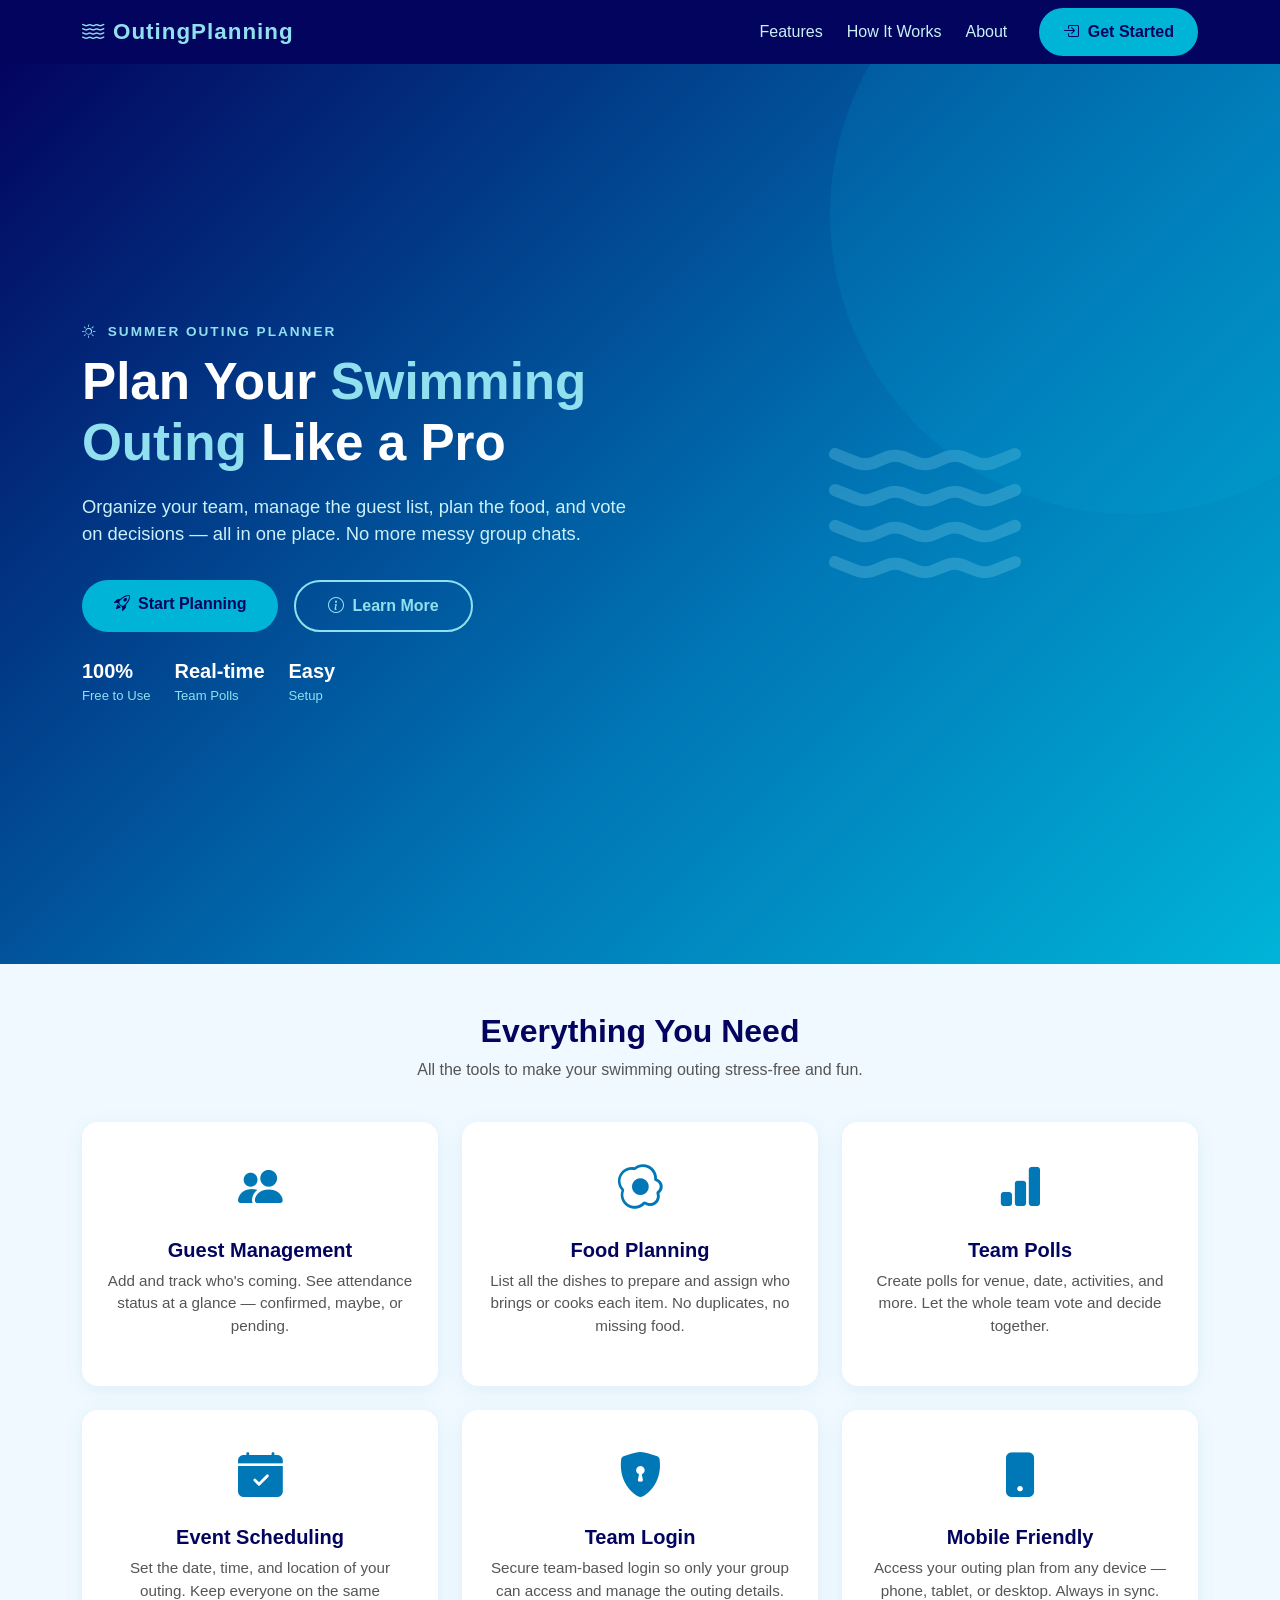
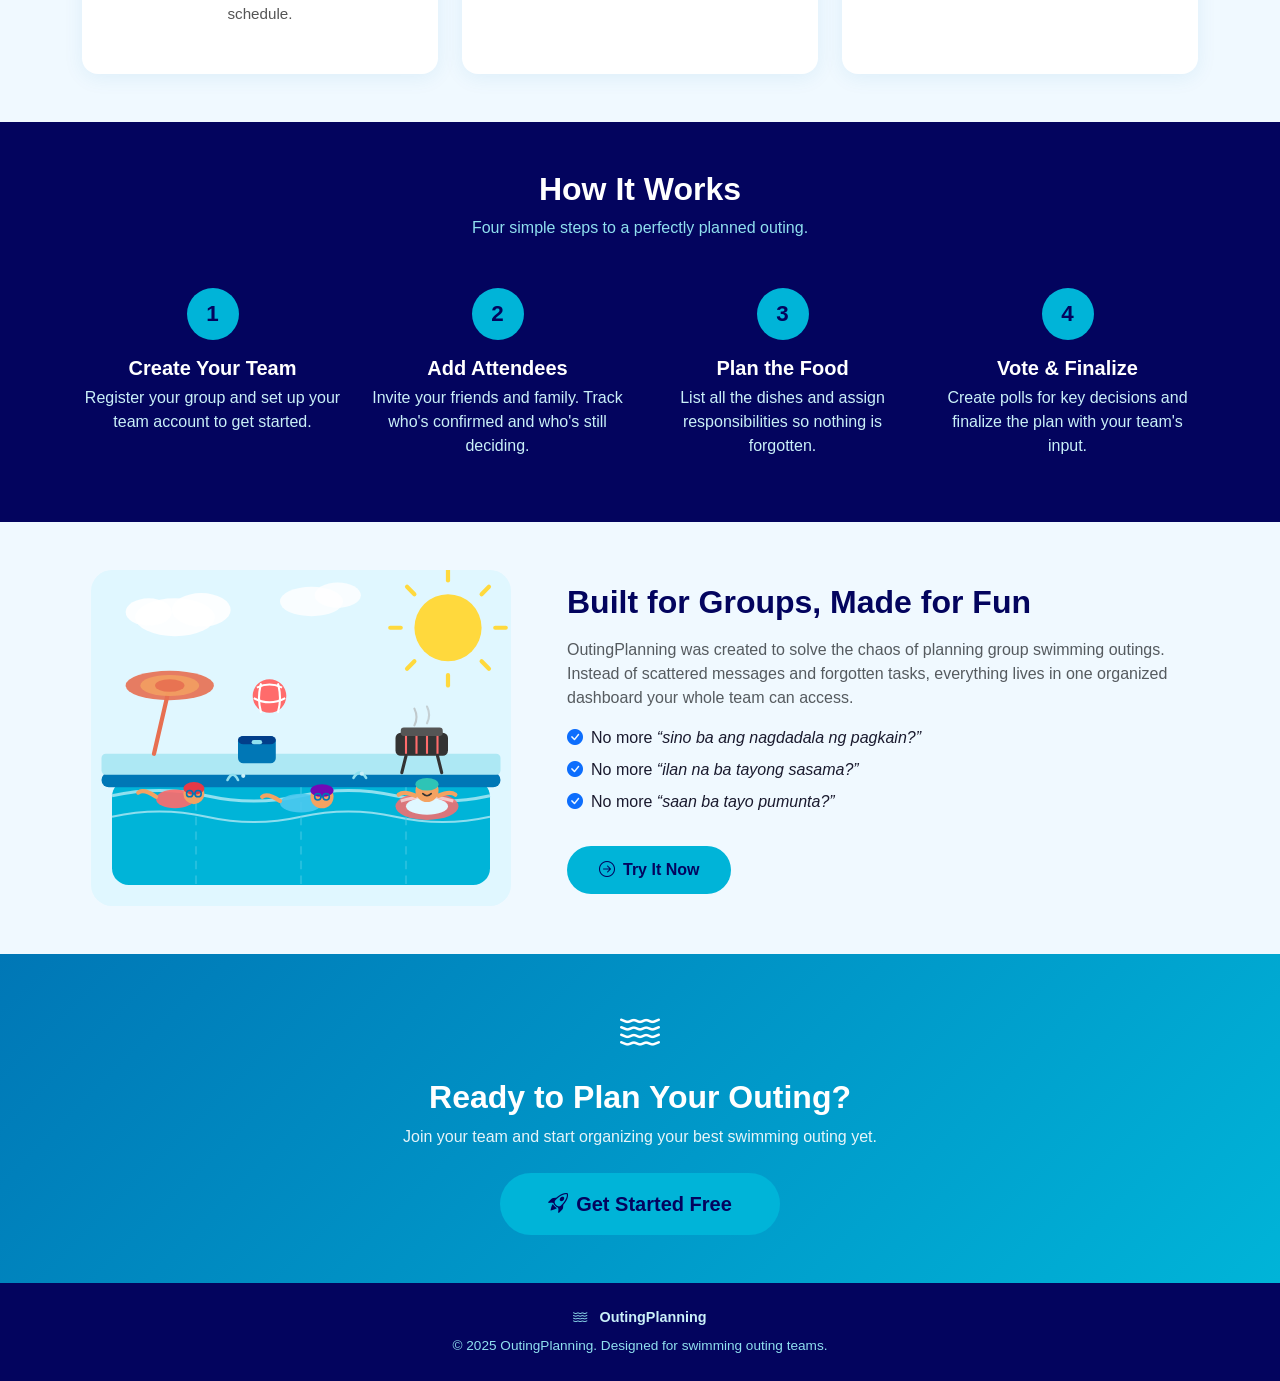
<file: templates/index.html>
<!DOCTYPE html>
<html lang="en">
<head>
  <meta charset="UTF-8" />
  <meta name="viewport" content="width=device-width, initial-scale=1.0"/>
  <title>OutingPlanning – Swimming Outing Planner</title>
  <link rel="stylesheet" href="https://cdn.jsdelivr.net/npm/bootstrap@5.3.3/dist/css/bootstrap.min.css"/>
  <link rel="stylesheet" href="https://cdn.jsdelivr.net/npm/bootstrap-icons@1.11.3/font/bootstrap-icons.min.css"/>
  <link rel="stylesheet" href="/static/style.css"/>
</head>
<body>

<!-- NAVBAR -->
<nav class="navbar navbar-expand-lg navbar-dark sticky-top">
  <div class="container">
    <a class="navbar-brand" href="/">
      <i class="bi bi-water me-2"></i>OutingPlanning
    </a>
    <button class="navbar-toggler" type="button" data-bs-toggle="collapse" data-bs-target="#navMenu">
      <span class="navbar-toggler-icon"></span>
    </button>
    <div class="collapse navbar-collapse" id="navMenu">
      <ul class="navbar-nav ms-auto align-items-lg-center gap-lg-2">
        <li class="nav-item"><a class="nav-link" href="#features">Features</a></li>
        <li class="nav-item"><a class="nav-link" href="#how">How It Works</a></li>
        <li class="nav-item"><a class="nav-link" href="#about">About</a></li>
        <li class="nav-item">
          <a href="/login" class="btn btn-hero ms-lg-3 px-4">
            <i class="bi bi-box-arrow-in-right me-1"></i> Get Started
          </a>
        </li>
      </ul>
    </div>
  </div>
</nav>

<!-- HERO -->
<section class="hero">
  <div class="container">
    <div class="row align-items-center">
      <div class="col-lg-6">
        <p class="text-uppercase fw-semibold mb-2" style="color:#90e0ef;letter-spacing:2px;font-size:.85rem;">
          <i class="bi bi-sun me-1"></i> Summer Outing Planner
        </p>
        <h1 class="hero-title">Plan Your <span>Swimming Outing</span> Like a Pro</h1>
        <p class="hero-sub">
          Organize your team, manage the guest list, plan the food, and vote on decisions — all in one place. No more messy group chats.
        </p>
        <div class="d-flex flex-wrap gap-3">
          <a href="/login" class="btn btn-hero">
            <i class="bi bi-rocket-takeoff me-2"></i>Start Planning
          </a>
          <a href="#features" class="btn btn-outline-hero">
            <i class="bi bi-info-circle me-2"></i>Learn More
          </a>
        </div>
        <div class="d-flex gap-4 mt-4">
          <div>
            <div class="fw-bold text-white fs-5">100%</div>
            <div style="color:#90e0ef;font-size:.82rem;">Free to Use</div>
          </div>
          <div>
            <div class="fw-bold text-white fs-5">Real-time</div>
            <div style="color:#90e0ef;font-size:.82rem;">Team Polls</div>
          </div>
          <div>
            <div class="fw-bold text-white fs-5">Easy</div>
            <div style="color:#90e0ef;font-size:.82rem;">Setup</div>
          </div>
        </div>
      </div>
      <div class="col-lg-6 hero-img-wrap mt-5 mt-lg-0">
        <i class="bi bi-water hero-icon-big"></i>
      </div>
    </div>
  </div>
</section>

<!-- FEATURES -->
<section class="py-5" id="features">
  <div class="container">
    <div class="text-center">
      <h2 class="section-title">Everything You Need</h2>
      <p class="section-sub">All the tools to make your swimming outing stress-free and fun.</p>
    </div>
    <div class="row g-4">
      <div class="col-md-4">
        <div class="feature-card">
          <div class="feature-icon"><i class="bi bi-people-fill"></i></div>
          <h5>Guest Management</h5>
          <p>Add and track who's coming. See attendance status at a glance — confirmed, maybe, or pending.</p>
        </div>
      </div>
      <div class="col-md-4">
        <div class="feature-card">
          <div class="feature-icon"><i class="bi bi-egg-fried"></i></div>
          <h5>Food Planning</h5>
          <p>List all the dishes to prepare and assign who brings or cooks each item. No duplicates, no missing food.</p>
        </div>
      </div>
      <div class="col-md-4">
        <div class="feature-card">
          <div class="feature-icon"><i class="bi bi-bar-chart-fill"></i></div>
          <h5>Team Polls</h5>
          <p>Create polls for venue, date, activities, and more. Let the whole team vote and decide together.</p>
        </div>
      </div>
      <div class="col-md-4">
        <div class="feature-card">
          <div class="feature-icon"><i class="bi bi-calendar-check-fill"></i></div>
          <h5>Event Scheduling</h5>
          <p>Set the date, time, and location of your outing. Keep everyone on the same schedule.</p>
        </div>
      </div>
      <div class="col-md-4">
        <div class="feature-card">
          <div class="feature-icon"><i class="bi bi-shield-lock-fill"></i></div>
          <h5>Team Login</h5>
          <p>Secure team-based login so only your group can access and manage the outing details.</p>
        </div>
      </div>
      <div class="col-md-4">
        <div class="feature-card">
          <div class="feature-icon"><i class="bi bi-phone-fill"></i></div>
          <h5>Mobile Friendly</h5>
          <p>Access your outing plan from any device — phone, tablet, or desktop. Always in sync.</p>
        </div>
      </div>
    </div>
  </div>
</section>

<!-- HOW IT WORKS -->
<section class="how-section py-5" id="how">
  <div class="container">
    <div class="text-center mb-5">
      <h2 class="section-title text-white">How It Works</h2>
      <p style="color:#90e0ef;">Four simple steps to a perfectly planned outing.</p>
    </div>
    <div class="row g-4">
      <div class="col-md-3">
        <div class="step-card">
          <div class="step-num">1</div>
          <h5>Create Your Team</h5>
          <p>Register your group and set up your team account to get started.</p>
        </div>
      </div>
      <div class="col-md-3">
        <div class="step-card">
          <div class="step-num">2</div>
          <h5>Add Attendees</h5>
          <p>Invite your friends and family. Track who's confirmed and who's still deciding.</p>
        </div>
      </div>
      <div class="col-md-3">
        <div class="step-card">
          <div class="step-num">3</div>
          <h5>Plan the Food</h5>
          <p>List all the dishes and assign responsibilities so nothing is forgotten.</p>
        </div>
      </div>
      <div class="col-md-3">
        <div class="step-card">
          <div class="step-num">4</div>
          <h5>Vote & Finalize</h5>
          <p>Create polls for key decisions and finalize the plan with your team's input.</p>
        </div>
      </div>
    </div>
  </div>
</section>

<!-- ABOUT -->
<section class="py-5" id="about" style="background:#f0f9ff;">
  <div class="container">
    <div class="row align-items-center g-5">

      <!-- FUN SVG ILLUSTRATION -->
      <div class="col-lg-5 text-center">
        <svg viewBox="0 0 400 320" xmlns="http://www.w3.org/2000/svg" style="max-width:420px;width:100%;">

          <!-- Sky -->
          <rect width="400" height="320" fill="#e0f7ff" rx="20"/>

          <!-- Sun -->
          <circle cx="340" cy="55" r="32" fill="#FFD93D"/>
          <line x1="340" y1="10" x2="340" y2="0" stroke="#FFD93D" stroke-width="4" stroke-linecap="round"/>
          <line x1="340" y1="100" x2="340" y2="110" stroke="#FFD93D" stroke-width="4" stroke-linecap="round"/>
          <line x1="295" y1="55" x2="285" y2="55" stroke="#FFD93D" stroke-width="4" stroke-linecap="round"/>
          <line x1="385" y1="55" x2="395" y2="55" stroke="#FFD93D" stroke-width="4" stroke-linecap="round"/>
          <line x1="308" y1="23" x2="301" y2="16" stroke="#FFD93D" stroke-width="4" stroke-linecap="round"/>
          <line x1="372" y1="87" x2="379" y2="94" stroke="#FFD93D" stroke-width="4" stroke-linecap="round"/>
          <line x1="372" y1="23" x2="379" y2="16" stroke="#FFD93D" stroke-width="4" stroke-linecap="round"/>
          <line x1="308" y1="87" x2="301" y2="94" stroke="#FFD93D" stroke-width="4" stroke-linecap="round"/>

          <!-- Clouds -->
          <ellipse cx="80" cy="45" rx="38" ry="18" fill="white" opacity=".9"/>
          <ellipse cx="105" cy="38" rx="28" ry="16" fill="white" opacity=".9"/>
          <ellipse cx="55" cy="40" rx="22" ry="13" fill="white" opacity=".9"/>
          <ellipse cx="210" cy="30" rx="30" ry="14" fill="white" opacity=".8"/>
          <ellipse cx="235" cy="24" rx="22" ry="12" fill="white" opacity=".8"/>

          <!-- Pool water -->
          <rect x="20" y="200" width="360" height="100" rx="16" fill="#00b4d8"/>
          <!-- Pool waves -->
          <path d="M20 215 Q65 205 110 215 Q155 225 200 215 Q245 205 290 215 Q335 225 380 215" fill="none" stroke="#90e0ef" stroke-width="3"/>
          <path d="M20 235 Q65 225 110 235 Q155 245 200 235 Q245 225 290 235 Q335 245 380 235" fill="none" stroke="#caf0f8" stroke-width="2" opacity=".7"/>
          <!-- Pool edge -->
          <rect x="10" y="193" width="380" height="14" rx="7" fill="#0077b6"/>
          <!-- Pool lane lines -->
          <line x1="100" y1="207" x2="100" y2="300" stroke="#48cae4" stroke-width="2" stroke-dasharray="8,6" opacity=".5"/>
          <line x1="200" y1="207" x2="200" y2="300" stroke="#48cae4" stroke-width="2" stroke-dasharray="8,6" opacity=".5"/>
          <line x1="300" y1="207" x2="300" y2="300" stroke="#48cae4" stroke-width="2" stroke-dasharray="8,6" opacity=".5"/>

          <!-- Poolside tiles -->
          <rect x="10" y="175" width="380" height="20" rx="4" fill="#ade8f4"/>

          <!-- Beach umbrella -->
          <line x1="60" y1="175" x2="75" y2="110" stroke="#e76f51" stroke-width="4" stroke-linecap="round"/>
          <ellipse cx="75" cy="110" rx="42" ry="14" fill="#e76f51" opacity=".9"/>
          <ellipse cx="75" cy="110" rx="28" ry="10" fill="#f4a261" opacity=".85"/>
          <ellipse cx="75" cy="110" rx="14" ry="6" fill="#e76f51" opacity=".9"/>

          <!-- Person 1 swimming (left) -->
          <!-- body -->
          <ellipse cx="80" cy="218" rx="18" ry="9" fill="#ff6b6b" opacity=".9"/>
          <!-- head -->
          <circle cx="98" cy="213" r="10" fill="#f4a261"/>
          <!-- swim cap -->
          <ellipse cx="98" cy="208" rx="10" ry="6" fill="#e63946"/>
          <!-- arm -->
          <path d="M62 216 Q50 208 45 212" fill="none" stroke="#f4a261" stroke-width="4" stroke-linecap="round"/>
          <!-- goggles -->
          <circle cx="94" cy="213" r="3" fill="none" stroke="#0077b6" stroke-width="1.5"/>
          <circle cx="102" cy="213" r="3" fill="none" stroke="#0077b6" stroke-width="1.5"/>
          <line x1="97" y1="213" x2="99" y2="213" stroke="#0077b6" stroke-width="1.5"/>

          <!-- Person 2 swimming (middle) -->
          <ellipse cx="200" cy="222" rx="20" ry="9" fill="#4cc9f0" opacity=".9"/>
          <circle cx="220" cy="216" r="11" fill="#f4a261"/>
          <ellipse cx="220" cy="210" rx="11" ry="6" fill="#7209b7"/>
          <path d="M180 220 Q168 212 163 216" fill="none" stroke="#f4a261" stroke-width="4" stroke-linecap="round"/>
          <circle cx="216" cy="216" r="3" fill="none" stroke="#0077b6" stroke-width="1.5"/>
          <circle cx="224" cy="216" r="3" fill="none" stroke="#0077b6" stroke-width="1.5"/>
          <line x1="219" y1="216" x2="221" y2="216" stroke="#0077b6" stroke-width="1.5"/>

          <!-- Person 3 floating on tube (right) -->
          <!-- inflatable ring -->
          <ellipse cx="320" cy="225" rx="30" ry="13" fill="#ff6b6b" opacity=".85"/>
          <ellipse cx="320" cy="225" rx="20" ry="8" fill="#e0f7ff"/>
          <!-- stripes on tube -->
          <path d="M295 220 Q320 212 345 220" fill="none" stroke="white" stroke-width="3" opacity=".6"/>
          <!-- person on tube -->
          <circle cx="320" cy="210" r="11" fill="#f4a261"/>
          <ellipse cx="320" cy="204" rx="11" ry="6" fill="#2ec4b6"/>
          <!-- arms out -->
          <path d="M309 215 Q298 210 293 214" fill="none" stroke="#f4a261" stroke-width="4" stroke-linecap="round"/>
          <path d="M331 215 Q342 210 347 214" fill="none" stroke="#f4a261" stroke-width="4" stroke-linecap="round"/>
          <!-- smile -->
          <path d="M316 213 Q320 217 324 213" fill="none" stroke="#333" stroke-width="1.5" stroke-linecap="round"/>

          <!-- Splash effects -->
          <path d="M130 200 Q135 190 140 200" fill="none" stroke="#90e0ef" stroke-width="2.5" stroke-linecap="round"/>
          <path d="M250 198 Q256 188 262 198" fill="none" stroke="#90e0ef" stroke-width="2.5" stroke-linecap="round"/>
          <circle cx="145" cy="196" r="2" fill="#caf0f8"/>
          <circle cx="258" cy="194" r="2" fill="#caf0f8"/>

          <!-- Food on poolside -->
          <!-- Grill -->
          <rect x="290" y="155" width="50" height="22" rx="5" fill="#333"/>
          <rect x="295" y="150" width="40" height="8" rx="3" fill="#555"/>
          <line x1="300" y1="158" x2="300" y2="175" stroke="#ff6b6b" stroke-width="2"/>
          <line x1="310" y1="158" x2="310" y2="175" stroke="#ff6b6b" stroke-width="2"/>
          <line x1="320" y1="158" x2="320" y2="175" stroke="#ff6b6b" stroke-width="2"/>
          <line x1="330" y1="158" x2="330" y2="175" stroke="#ff6b6b" stroke-width="2"/>
          <!-- smoke -->
          <path d="M308 148 Q312 140 308 132" fill="none" stroke="#aaa" stroke-width="2" stroke-linecap="round" opacity=".6"/>
          <path d="M320 146 Q324 138 320 130" fill="none" stroke="#aaa" stroke-width="2" stroke-linecap="round" opacity=".5"/>
          <!-- grill legs -->
          <line x1="300" y1="177" x2="296" y2="193" stroke="#333" stroke-width="3" stroke-linecap="round"/>
          <line x1="330" y1="177" x2="334" y2="193" stroke="#333" stroke-width="3" stroke-linecap="round"/>

          <!-- Cooler -->
          <rect x="140" y="158" width="36" height="26" rx="5" fill="#0077b6"/>
          <rect x="140" y="158" width="36" height="8" rx="5" fill="#023e8a"/>
          <rect x="153" y="162" width="10" height="4" rx="2" fill="#90e0ef"/>

          <!-- Ball in air -->
          <circle cx="170" cy="120" r="16" fill="#ff6b6b"/>
          <path d="M158 112 Q170 106 182 112" fill="none" stroke="white" stroke-width="2"/>
          <path d="M155 122 Q170 130 185 122" fill="none" stroke="white" stroke-width="2"/>
          <path d="M162 108 Q158 122 162 136" fill="none" stroke="white" stroke-width="2"/>
          <path d="M178 108 Q182 122 178 136" fill="none" stroke="white" stroke-width="2"/>

        </svg>
      </div>

      <div class="col-lg-7">
        <h2 class="section-title">Built for Groups, Made for Fun</h2>
        <p class="text-muted mt-3 mb-3">
          OutingPlanning was created to solve the chaos of planning group swimming outings. Instead of scattered messages and forgotten tasks, everything lives in one organized dashboard your whole team can access.
        </p>
        <ul class="list-unstyled">
          <li class="mb-2"><i class="bi bi-check-circle-fill text-primary me-2"></i>No more <em>&#8220;sino ba ang nagdadala ng pagkain?&#8221;</em></li>
          <li class="mb-2"><i class="bi bi-check-circle-fill text-primary me-2"></i>No more <em>&#8220;ilan na ba tayong sasama?&#8221;</em></li>
          <li class="mb-2"><i class="bi bi-check-circle-fill text-primary me-2"></i>No more <em>&#8220;saan ba tayo pumunta?&#8221;</em></li>
        </ul>
        <a href="/login" class="btn btn-hero mt-3">
          <i class="bi bi-arrow-right-circle me-2"></i>Try It Now
        </a>
      </div>
    </div>
  </div>
</section>

<!-- CTA -->
<section class="cta-section py-5 text-center text-white">
  <div class="container">
    <i class="bi bi-water fs-1 mb-3 d-block"></i>
    <h2 class="fw-800 mb-2" style="font-weight:800;">Ready to Plan Your Outing?</h2>
    <p class="mb-4" style="opacity:.9;">Join your team and start organizing your best swimming outing yet.</p>
    <a href="/login" class="btn btn-hero px-5 py-3 fs-5">
      <i class="bi bi-rocket-takeoff me-2"></i>Get Started Free
    </a>
  </div>
</section>

<!-- FOOTER -->
<footer class="py-4 text-center">
  <div class="container">
    <div class="mb-2">
      <i class="bi bi-water me-2"></i>
      <strong style="color:#caf0f8;">OutingPlanning</strong>
    </div>
    <p class="mb-0" style="color:#90e0ef;font-size:.85rem;">
      &copy; 2025 OutingPlanning. Designed for swimming outing teams.
    </p>
  </div>
</footer>

<script src="https://cdn.jsdelivr.net/npm/bootstrap@5.3.3/dist/js/bootstrap.bundle.min.js"></script>
</body>
</html>
</file>
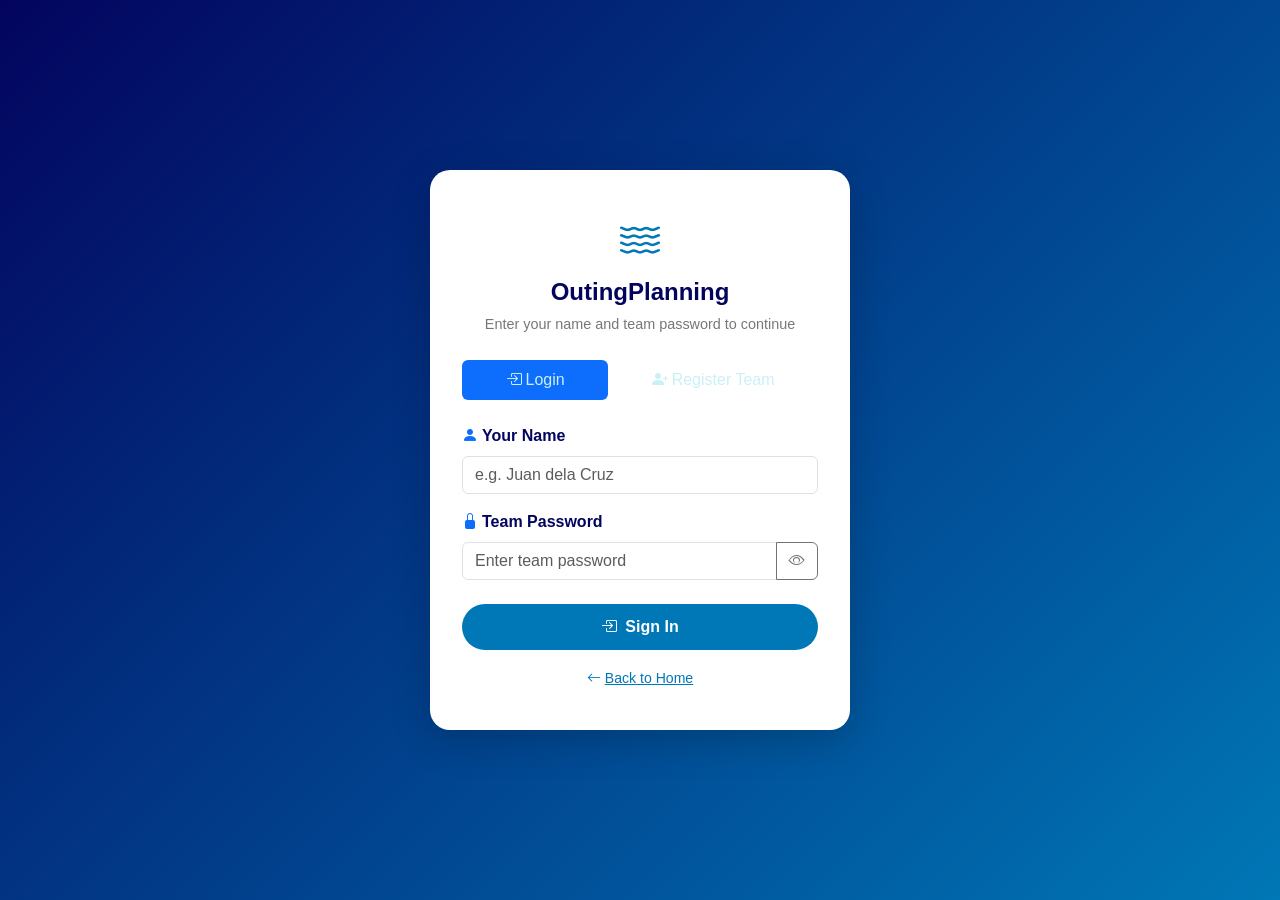
<file: templates/login.html>
<!DOCTYPE html>
<html lang="en">
<head>
  <meta charset="UTF-8"/>
  <meta name="viewport" content="width=device-width, initial-scale=1.0"/>
  <title>Login – OutingPlanning</title>
  <link rel="stylesheet" href="https://cdn.jsdelivr.net/npm/bootstrap@5.3.3/dist/css/bootstrap.min.css"/>
  <link rel="stylesheet" href="https://cdn.jsdelivr.net/npm/bootstrap-icons@1.11.3/font/bootstrap-icons.min.css"/>
  <link rel="stylesheet" href="/static/style.css"/>
</head>
<body>
<div class="login-wrap">
  <div class="login-card">
    <div class="login-logo"><i class="bi bi-water"></i></div>
    <h2 class="login-title">OutingPlanning</h2>
    <p class="login-sub" id="formSubtitle">Enter your name and team password to continue</p>

    <div id="alertBox" class="alert d-none py-2 px-3" role="alert">
      <i class="bi bi-exclamation-circle me-1"></i>
      <span id="alertMsg"></span>
    </div>

    <!-- TABS -->
    <ul class="nav nav-pills nav-fill mb-4">
      <li class="nav-item">
        <button class="nav-link active" id="tabLogin" onclick="switchTab('login')">
          <i class="bi bi-box-arrow-in-right me-1"></i>Login
        </button>
      </li>
      <li class="nav-item">
        <button class="nav-link" id="tabRegister" onclick="switchTab('register')">
          <i class="bi bi-person-plus-fill me-1"></i>Register Team
        </button>
      </li>
    </ul>

    <form id="authForm" novalidate>
      <!-- Team Name — Register only -->
      <div class="mb-3 d-none" id="fieldTeam">
        <label class="form-label"><i class="bi bi-people-fill me-1 text-primary"></i>Team Name</label>
        <input type="text" class="form-control" id="teamName" placeholder="e.g. Barkada Squad"/>
      </div>
      <!-- Your Name — Login only -->
      <div class="mb-3" id="fieldUser">
        <label class="form-label"><i class="bi bi-person-fill me-1 text-primary"></i>Your Name</label>
        <input type="text" class="form-control" id="userName" placeholder="e.g. Juan dela Cruz"/>
      </div>
      <!-- Password — always shown -->
      <div class="mb-4">
        <label class="form-label"><i class="bi bi-lock-fill me-1 text-primary"></i>Team Password</label>
        <div class="input-group">
          <input type="password" class="form-control" id="password" placeholder="Enter team password" required/>
          <button class="btn btn-outline-secondary" type="button" id="togglePw">
            <i class="bi bi-eye" id="eyeIcon"></i>
          </button>
        </div>
      </div>
      <button type="submit" class="btn-login" id="submitBtn">
        <i class="bi bi-box-arrow-in-right me-2"></i>Sign In
      </button>
    </form>

    <div class="text-center mt-3">
      <a href="/" style="color:#0077b6;font-size:.88rem;">
        <i class="bi bi-arrow-left me-1"></i>Back to Home
      </a>
    </div>
  </div>
</div>

<!-- ATTENDANCE MODAL -->
<div class="modal fade" id="attendanceModal" tabindex="-1" data-bs-backdrop="static" data-bs-keyboard="false">
  <div class="modal-dialog modal-dialog-centered modal-sm">
    <div class="modal-content border-0 rounded-3">
      <div class="modal-header">
        <h5 class="modal-title"><i class="bi bi-calendar-check me-2"></i>Are you coming?</h5>
      </div>
      <div class="modal-body text-center py-4">
        <p class="mb-1 fw-semibold" style="color:#03045e;">Hi, <span id="modalUserName"></span>!</p>
        <p class="text-muted mb-4" style="font-size:.9rem;">Will you be joining the swimming outing?</p>
        <div class="d-flex gap-3 justify-content-center">
          <button class="btn btn-success px-4 fw-bold" onclick="confirmAttendance('going')">
            <i class="bi bi-check-circle-fill me-2"></i>Going!
          </button>
          <button class="btn btn-warning px-4 fw-bold" onclick="confirmAttendance('maybe')">
            <i class="bi bi-question-circle-fill me-2"></i>Maybe
          </button>
        </div>
      </div>
    </div>
  </div>
</div>

<script src="https://cdn.jsdelivr.net/npm/bootstrap@5.3.3/dist/js/bootstrap.bundle.min.js"></script>
<script>
  const API = '/api';
  let mode = 'login';
  let pendingLogin = null; // store login response while waiting for attendance choice

  function switchTab(tab) {
    mode = tab;
    document.getElementById('tabLogin').classList.toggle('active', tab === 'login');
    document.getElementById('tabRegister').classList.toggle('active', tab === 'register');
    document.getElementById('fieldTeam').classList.toggle('d-none', tab === 'login');
    document.getElementById('fieldUser').classList.toggle('d-none', tab === 'register');
    document.getElementById('formSubtitle').textContent = tab === 'login'
      ? 'Enter your name and team password to continue'
      : 'Register your team with a name and password';
    document.getElementById('submitBtn').innerHTML = tab === 'login'
      ? '<i class="bi bi-box-arrow-in-right me-2"></i>Sign In'
      : '<i class="bi bi-person-plus-fill me-2"></i>Register Team';
    showAlert('', '');
  }

  function showAlert(msg, type) {
    const box = document.getElementById('alertBox');
    if (!msg) { box.classList.add('d-none'); return; }
    box.className = `alert alert-${type} py-2 px-3`;
    document.getElementById('alertMsg').textContent = msg;
    box.classList.remove('d-none');
  }

  document.getElementById('togglePw').addEventListener('click', () => {
    const pw = document.getElementById('password');
    const icon = document.getElementById('eyeIcon');
    pw.type = pw.type === 'password' ? 'text' : 'password';
    icon.className = pw.type === 'password' ? 'bi bi-eye' : 'bi bi-eye-slash';
  });

  document.getElementById('authForm').addEventListener('submit', async function(e) {
    e.preventDefault();
    const user = document.getElementById('userName').value.trim();
    const pw   = document.getElementById('password').value;
    const team = document.getElementById('teamName').value.trim();

    if (mode === 'login' && (!user || !pw)) {
      showAlert('Please fill in all fields.', 'danger'); return;
    }
    if (mode === 'register' && (!team || !pw)) {
      showAlert('Please fill in all fields.', 'danger'); return;
    }

    const btn = document.getElementById('submitBtn');
    btn.disabled = true;
    btn.innerHTML = '<span class="spinner-border spinner-border-sm me-2"></span>Please wait...';

    try {
      const endpoint = mode === 'login' ? '/login' : '/register';
      const body = mode === 'login' ? { user, password: pw } : { team, password: pw };
      const res = await fetch(API + endpoint, {
        method: 'POST',
        headers: { 'Content-Type': 'application/json' },
        credentials: 'include',
        body: JSON.stringify(body)
      });
      const data = await res.json();

      if (!res.ok) {
        showAlert(data.error || 'Something went wrong.', 'danger');
      } else {
        if (mode === 'register') {
          showAlert('Team registered! You can now log in.', 'success');
          switchTab('login');
        } else {
          // store data and show attendance modal
          pendingLogin = { team: data.team, user: data.user, password: pw };
          document.getElementById('modalUserName').textContent = data.user;
          new bootstrap.Modal(document.getElementById('attendanceModal')).show();
        }
      }
    } catch {
      showAlert('Cannot connect to server. Make sure server.py is running.', 'danger');
    } finally {
      btn.disabled = false;
      switchTab(mode);
    }
  });
  async function confirmAttendance(status) {
    const res = await fetch(API + '/login', {
      method: 'POST',
      headers: { 'Content-Type': 'application/json' },
      credentials: 'include',
      body: JSON.stringify({ user: pendingLogin.user, password: pendingLogin.password, status })
    });
    const data = await res.json();
    if (res.ok) {
      sessionStorage.setItem('teamName', data.team);
      sessionStorage.setItem('userName', data.user);
      window.location.href = '/dashboard';
    }
  }
</script>
</body>
</html>
</file>
<file: static/style.css>
:root {
  --primary: #0077b6;
  --secondary: #00b4d8;
  --accent: #90e0ef;
  --dark: #03045e;
  --light: #caf0f8;
  --white: #ffffff;
}

* { margin: 0; padding: 0; box-sizing: border-box; }

body {
  font-family: 'Segoe UI', sans-serif;
  background: #f0f9ff;
  color: #1a1a2e;
}

/* NAVBAR */
.navbar {
  background: var(--dark) !important;
}
.navbar-brand {
  font-size: 1.4rem;
  font-weight: 700;
  color: var(--accent) !important;
  letter-spacing: 1px;
}
.nav-link {
  color: #caf0f8 !important;
  font-weight: 500;
}
.nav-link:hover { color: var(--secondary) !important; }

/* HERO */
.hero {
  background: linear-gradient(135deg, var(--dark) 0%, var(--primary) 60%, var(--secondary) 100%);
  min-height: 100vh;
  display: flex;
  align-items: center;
  position: relative;
  overflow: hidden;
}
.hero::before {
  content: '';
  position: absolute;
  width: 600px; height: 600px;
  background: rgba(0,180,216,0.12);
  border-radius: 50%;
  top: -150px; right: -150px;
}
.hero-title {
  font-size: 3.2rem;
  font-weight: 800;
  color: var(--white);
  line-height: 1.2;
}
.hero-title span { color: var(--accent); }
.hero-sub {
  font-size: 1.15rem;
  color: #caf0f8;
  margin: 1.2rem 0 2rem;
}
.btn-hero {
  background: var(--secondary);
  color: var(--dark);
  font-weight: 700;
  padding: 0.75rem 2rem;
  border-radius: 50px;
  border: none;
  font-size: 1rem;
  transition: 0.3s;
}
.btn-hero:hover {
  background: var(--accent);
  color: var(--dark);
  transform: translateY(-2px);
}
.btn-outline-hero {
  background: transparent;
  color: var(--accent);
  border: 2px solid var(--accent);
  font-weight: 700;
  padding: 0.75rem 2rem;
  border-radius: 50px;
  font-size: 1rem;
  transition: 0.3s;
}
.btn-outline-hero:hover {
  background: var(--accent);
  color: var(--dark);
}
.hero-img-wrap {
  display: flex;
  justify-content: center;
  align-items: center;
}
.hero-icon-big {
  font-size: 12rem;
  color: rgba(144,224,239,0.25);
  animation: float 4s ease-in-out infinite;
}
@keyframes float {
  0%,100% { transform: translateY(0); }
  50% { transform: translateY(-20px); }
}

/* FEATURES */
.section-title {
  font-size: 2rem;
  font-weight: 700;
  color: var(--dark);
  margin-bottom: 0.5rem;
}
.section-sub {
  color: #555;
  margin-bottom: 2.5rem;
}
.feature-card {
  background: var(--white);
  border-radius: 16px;
  padding: 2rem 1.5rem;
  text-align: center;
  box-shadow: 0 4px 20px rgba(0,119,182,0.08);
  transition: 0.3s;
  height: 100%;
}
.feature-card:hover {
  transform: translateY(-6px);
  box-shadow: 0 8px 30px rgba(0,119,182,0.15);
}
.feature-icon {
  font-size: 2.8rem;
  color: var(--primary);
  margin-bottom: 1rem;
}
.feature-card h5 {
  font-weight: 700;
  color: var(--dark);
  margin-bottom: 0.5rem;
}
.feature-card p { color: #555; font-size: 0.95rem; }

/* HOW IT WORKS */
.how-section { background: var(--dark); }
.step-num {
  width: 52px; height: 52px;
  background: var(--secondary);
  color: var(--dark);
  border-radius: 50%;
  display: flex; align-items: center; justify-content: center;
  font-size: 1.4rem;
  font-weight: 800;
  margin: 0 auto 1rem;
}
.step-card { text-align: center; color: var(--light); }
.step-card h5 { font-weight: 700; color: var(--white); margin-bottom: 0.4rem; }

/* CTA */
.cta-section {
  background: linear-gradient(135deg, var(--primary), var(--secondary));
}

/* FOOTER */
footer {
  background: var(--dark);
  color: #90e0ef;
  font-size: 0.9rem;
}

/* LOGIN */
.login-wrap {
  min-height: 100vh;
  background: linear-gradient(135deg, var(--dark), var(--primary));
  display: flex; align-items: center; justify-content: center;
}
.login-card {
  background: var(--white);
  border-radius: 20px;
  padding: 2.5rem 2rem;
  width: 100%;
  max-width: 420px;
  box-shadow: 0 10px 40px rgba(0,0,0,0.2);
}
.login-logo {
  font-size: 2.5rem;
  color: var(--primary);
  text-align: center;
  margin-bottom: 0.5rem;
}
.login-title {
  text-align: center;
  font-weight: 800;
  color: var(--dark);
  font-size: 1.5rem;
}
.login-sub { text-align: center; color: #777; margin-bottom: 1.5rem; font-size: 0.9rem; }
.form-label { font-weight: 600; color: var(--dark); }
.btn-login {
  background: var(--primary);
  color: var(--white);
  font-weight: 700;
  border: none;
  border-radius: 50px;
  padding: 0.7rem;
  width: 100%;
  font-size: 1rem;
  transition: 0.3s;
}
.btn-login:hover { background: var(--dark); }

/* DASHBOARD */
.dash-sidebar {
  background: var(--dark);
  min-height: 100vh;
  width: 240px;
  position: fixed;
  top: 0; left: 0;
  padding: 1.5rem 1rem;
  z-index: 200;
  display: flex;
  flex-direction: column;
  transition: transform 0.3s ease;
}
.dash-sidebar .brand {
  color: var(--accent);
  font-weight: 800;
  font-size: 1.2rem;
  margin-bottom: 2rem;
  display: flex; align-items: center; gap: 0.5rem;
}
.dash-sidebar .nav-item { margin-bottom: 0.3rem; }
.dash-sidebar .nav-link {
  color: #caf0f8 !important;
  border-radius: 10px;
  padding: 0.6rem 1rem;
  display: flex; align-items: center; gap: 0.6rem;
  font-size: 0.95rem;
}
.dash-sidebar .nav-link:hover,
.dash-sidebar .nav-link.active {
  background: rgba(0,180,216,0.2);
  color: var(--accent) !important;
}
.dash-overlay {
  display: none;
  position: fixed;
  inset: 0;
  background: rgba(0,0,0,0.45);
  z-index: 199;
}
.dash-overlay.show { display: block; }
.dash-mobile-topbar {
  display: none;
  background: var(--dark);
  padding: 0.75rem 1rem;
  align-items: center;
  justify-content: space-between;
  position: sticky;
  top: 0;
  z-index: 198;
}
.dash-mobile-topbar .brand-mobile {
  color: var(--accent);
  font-weight: 800;
  font-size: 1.1rem;
  display: flex; align-items: center; gap: 0.5rem;
}
.btn-hamburger {
  background: none;
  border: none;
  color: var(--accent);
  font-size: 1.5rem;
  cursor: pointer;
  padding: 0;
  line-height: 1;
}
.dash-main {
  margin-left: 240px;
  padding: 2rem;
  min-height: 100vh;
}
.dash-topbar {
  display: flex; align-items: center; justify-content: space-between;
  margin-bottom: 2rem;
  flex-wrap: wrap;
  gap: 0.75rem;
}
.dash-topbar h4 { font-weight: 800; color: var(--dark); }
.stat-card {
  background: var(--white);
  border-radius: 16px;
  padding: 1.5rem;
  box-shadow: 0 4px 16px rgba(0,119,182,0.08);
  display: flex; align-items: center; gap: 1rem;
}
.stat-icon {
  width: 56px; height: 56px;
  border-radius: 14px;
  display: flex; align-items: center; justify-content: center;
  font-size: 1.6rem;
}
.stat-icon.blue { background: #e0f4ff; color: var(--primary); }
.stat-icon.teal { background: #e0fff8; color: #00b4a0; }
.stat-icon.orange { background: #fff4e0; color: #f4a261; }
.stat-icon.purple { background: #f0e0ff; color: #7b2d8b; }
.stat-card h3 { font-weight: 800; color: var(--dark); margin: 0; }
.stat-card p { color: #777; margin: 0; font-size: 0.85rem; }

.section-card {
  background: var(--white);
  border-radius: 16px;
  padding: 1.5rem;
  box-shadow: 0 4px 16px rgba(0,119,182,0.08);
  margin-bottom: 1.5rem;
}
.section-card-title {
  font-weight: 700;
  color: var(--dark);
  font-size: 1.1rem;
  margin-bottom: 1rem;
  display: flex; align-items: center; gap: 0.5rem;
}

/* ATTENDEES */
.attendee-item {
  display: flex; align-items: center; gap: 0.8rem;
  padding: 0.6rem 0;
  border-bottom: 1px solid #f0f0f0;
}
.attendee-item:last-child { border-bottom: none; }
.avatar {
  width: 40px; height: 40px;
  border-radius: 50%;
  background: var(--light);
  display: flex; align-items: center; justify-content: center;
  font-weight: 700;
  color: var(--primary);
  font-size: 0.9rem;
  flex-shrink: 0;
}
.attendee-name { font-weight: 600; color: var(--dark); font-size: 0.95rem; }
.attendee-role { font-size: 0.78rem; color: #888; }
.badge-going { background: #d4edda; color: #155724; border-radius: 20px; padding: 2px 10px; font-size: 0.75rem; font-weight: 600; }
.badge-maybe { background: #fff3cd; color: #856404; border-radius: 20px; padding: 2px 10px; font-size: 0.75rem; font-weight: 600; }

/* FOOD */
.food-item {
  display: flex; align-items: center; justify-content: space-between;
  padding: 0.6rem 0;
  border-bottom: 1px solid #f0f0f0;
}
.food-item:last-child { border-bottom: none; }
.food-name { font-weight: 600; color: var(--dark); }
.food-assign { font-size: 0.82rem; color: #888; }

/* POLL */
.poll-option {
  margin-bottom: 0.8rem;
}
.poll-label {
  display: flex; justify-content: space-between;
  font-size: 0.9rem; font-weight: 600; color: var(--dark);
  margin-bottom: 0.3rem;
}
.poll-bar { height: 10px; border-radius: 10px; background: #e0f4ff; overflow: hidden; }
.poll-fill { height: 100%; border-radius: 10px; background: linear-gradient(90deg, var(--primary), var(--secondary)); transition: width 0.5s; }

/* MODAL */
.modal-header { background: var(--dark); color: var(--white); border-radius: 12px 12px 0 0; }
.modal-title { font-weight: 700; }
.modal-dialog {
  display: flex;
  align-items: center;
  min-height: calc(100% - 1rem);
}
.btn-primary-custom {
  background: var(--primary);
  color: var(--white);
  border: none;
  border-radius: 8px;
  font-weight: 600;
  padding: 0.5rem 1.2rem;
}
.btn-primary-custom:hover { background: var(--dark); color: var(--white); }

@media (max-width: 768px) {
  .dash-sidebar {
    transform: translateX(-100%);
    width: 240px;
    min-height: 100vh;
  }
  .dash-sidebar.open {
    transform: translateX(0);
  }
  .dash-mobile-topbar { display: flex; }
  .dash-main { margin-left: 0; padding: 1rem; }
  .hero-title { font-size: 2rem; }
  .hero-icon-big { font-size: 6rem; }
  .dash-topbar { flex-direction: column; align-items: flex-start; }
}
</file>
